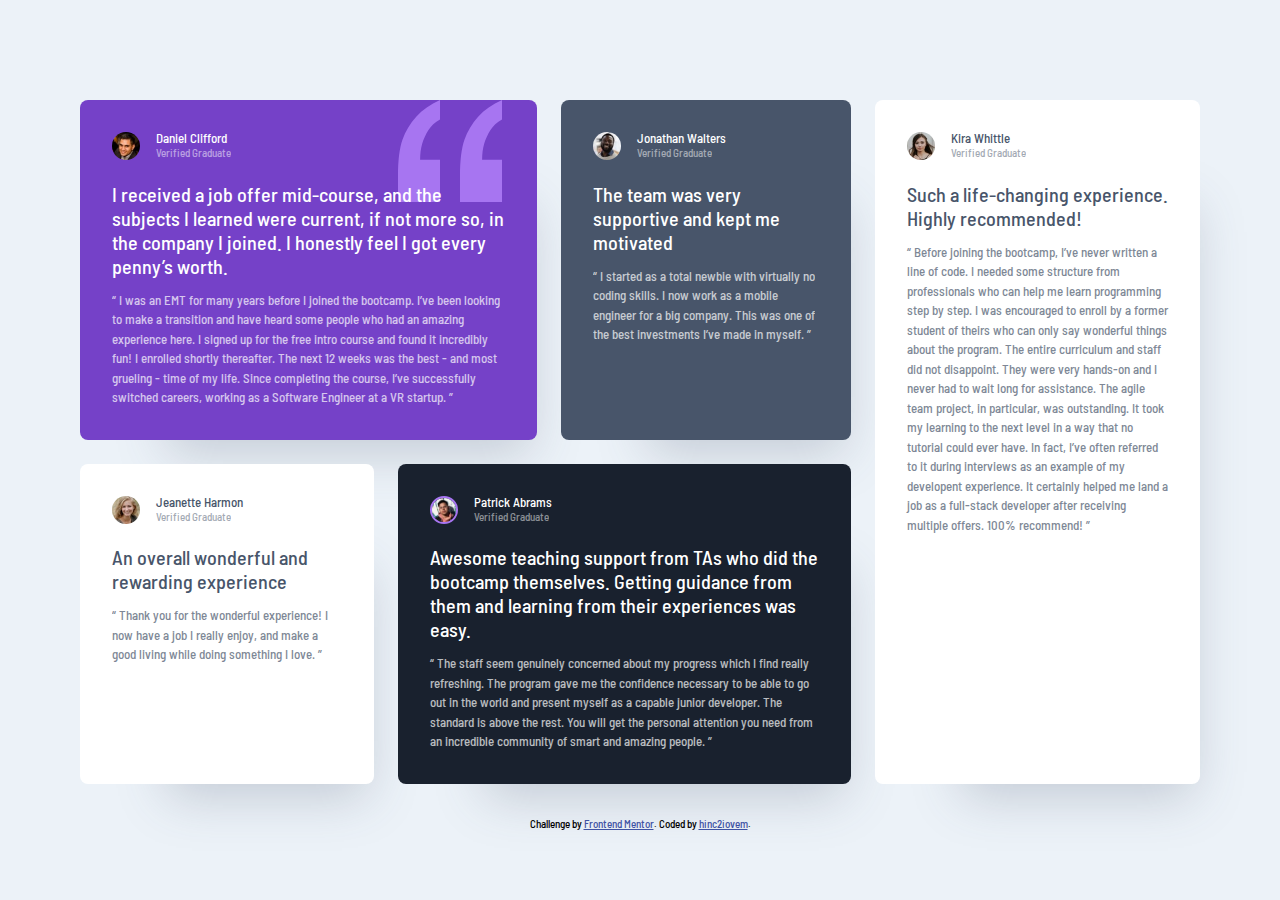
<file: testimonials-grid-section-main/index.html>
<!DOCTYPE html>
<html lang="en">
<head>
  <meta charset="UTF-8">
  <meta name="viewport" content="width=device-width, initial-scale=1.0"> <!-- displays site properly based on user's device -->

  <link rel="icon" type="image/png" sizes="32x32" href="./images/favicon-32x32.png">
  
  <title>Frontend Mentor | [Challenge Name Here]</title>

  <!-- Feel free to remove these styles or customise in your own stylesheet 👍 -->
  <style>
    .attribution { font-size: 11px; text-align: center; }
    .attribution a { color: hsl(228, 45%, 44%); }
  </style>
  <link rel="stylesheet" href="style.css">
</head>
<body>
  <main class="testimonial-grid">
    <article class="testimonial grid-col-span-2 flow bg-primary-400 quote text-neutral-100">
      <div class="flex">
        <div>
          <img  src="./images/image-daniel.jpg" alt="daniel clifford">
        </div>
        <div>
          <h2 class="name">Daniel Clifford</h2>
          <p class="position">Verified Graduate</p>
        </div>
      </div>
      <p>
        I received a job offer mid-course, and the subjects I learned were current, if not more so,
        in the company I joined. I honestly feel I got every penny’s worth.
      </p>
      <p>
        “ I was an EMT for many years before I joined the bootcamp. I’ve been looking to make a
        transition and have heard some people who had an amazing experience here. I signed up
        for the free intro course and found it incredibly fun! I enrolled shortly thereafter.
        The next 12 weeks was the best - and most grueling - time of my life. Since completing
        the course, I’ve successfully switched careers, working as a Software Engineer at a VR startup. ”
      </p>
    </article>
    <article class="testimonial flow bg-secondary-400 text-neutral-100">
      <div class="flex">
        <div>
          <img src="./images/image-jonathan.jpg" alt="Jonathan Walters">
        </div>
        <div>
          <h2 class="name">Jonathan Walters</h2>
          <p class="position">Verified Graduate</p>
        </div>
      </div>
      <p>
        The team was very supportive and kept me motivated
      </p>
      <p>
        “ I started as a total newbie with virtually no coding skills. I now work as a mobile engineer
        for a big company. This was one of the best investments I’ve made in myself. ”
      </p>
    </article>
    <article class="testimonial flow bg-neutral-100 text-secondary-400">
      <div class="flex">
        <div>
          <img src="./images/image-jeanette.jpg" alt="Jeanette Harmon">
        </div>
        <div>
          <h2 class="name">Jeanette Harmon</h2>
          <p class="position">Verified Graduate</p>
        </div>
      </div>
      <p>
        An overall wonderful and rewarding experience</p>
      <p>
        “ Thank you for the wonderful experience! I now have a job I really enjoy, and make a good living
        while doing something I love. ”
      </p>
    </article>
    <article class="testimonial grid-col-span-2 flow bg-secondary-500 text-neutral-100">
      <div class="flex">
        <div>
          <img class="border-primary-400" src="./images/image-patrick.jpg" alt="Patrick Abrams">
        </div>
        <div>
          <h2 class="name">Patrick Abrams</h2>
          <p class="position">Verified Graduate</p>
        </div>
      </div>
      <p>
        Awesome teaching support from TAs who did the bootcamp themselves. Getting guidance from them and
        learning from their experiences was easy.
      </p>
      <p>
        “ The staff seem genuinely concerned about my progress which I find really refreshing. The program
        gave me the confidence necessary to be able to go out in the world and present myself as a capable
        junior developer. The standard is above the rest. You will get the personal attention you need from
        an incredible community of smart and amazing people. ”
      </p>
    </article>
    <article class="testimonial flow bg-neutral-100 text-secondary-400">
      <div class="flex">
        <div>
          <img src="./images/image-kira.jpg" alt="Kira Whittle">
        </div>
        <div>
          <h2 class="name">Kira Whittle</h2>
          <p class="position">Verified Graduate</p>
        </div>
      </div>
      <p>
        Such a life-changing experience. Highly recommended!
      </p>
      <p>
        “ Before joining the bootcamp, I’ve never written a line of code. I needed some structure from
        professionals who can help me learn programming step by step. I was encouraged to enroll by a former
        student of theirs who can only say wonderful things about the program. The entire curriculum and staff
        did not disappoint. They were very hands-on and I never had to wait long for assistance. The agile team
        project, in particular, was outstanding. It took my learning to the next level in a way that no tutorial
        could ever have. In fact, I’ve often referred to it during interviews as an example of my developent
        experience. It certainly helped me land a job as a full-stack developer after receiving multiple offers.
        100% recommend! ”
      </p>
    </article>
  </main>
  

  <div class="attribution">
    Challenge by <a href="https://www.frontendmentor.io?ref=challenge" target="_blank">Frontend Mentor</a>. 
    Coded by <a href="#">hinc2iovem</a>.
  </div>
</body>
</html>
</file>
<file: testimonials-grid-section-main/style.css>
@import url('https://fonts.googleapis.com/css2?family=Barlow+Semi+Condensed:wght@500;600&family=Big+Shoulders+Display:wght@700&family=DM+Sans:wght@400;700&family=Fraunces:ital,opsz,wght@0,9..144,700;1,9..144,700&family=Inter:wght@400;700;800&family=Lexend+Deca:wght@400;500&family=Montserrat:wght@500;700&family=Oswald:wght@500&family=Outfit:wght@300;400;600&family=Overpass:wght@400;700&family=Poppins:ital,wght@0,100;0,200;0,300;0,400;0,600;0,700;1,100;1,200;1,300&family=Red+Hat+Display:wght@500;700;900&family=Rubik:ital,wght@1,500&display=swap');

:root {
    --clr-primary-400: 263 55% 52%;
    --clr-secondary-400: 217 19% 35%;
    --clr-secondary-500: 219 29% 14%;
    --clr-neutral-100: 0 0% 100%;
    --clr-neutral-200: 210 46% 95%;
    --clr-neutral-300: 0 0% 81%;
  
    --ff-primary: "Barlow Semi Condensed", sans-serif;
  
    --fw-400: 500;
    --fw-700: 600;
  
    --fs-300: 0.6875rem;
    --fs-400: 0.8125rem;
    --fs-500: 1.25rem;
  }
  
  /* Box sizing rules */
  *,
  *::before,
  *::after {
    box-sizing: border-box;
  }
  
  /* Remove default margin */
  body,
  h1,
  h2,
  h3,
  h4,
  p,
  figure,
  blockquote,
  dl,
  dd {
    margin: 0;
  }
  
  /* Remove list styles on ul, ol elements with a list role, which suggests default styling will be removed */
  ul[role="list"],
  ol[role="list"] {
    list-style: none;
  }
  
  /* Set core root defaults */
  html:focus-within {
    scroll-behavior: smooth;
  }
  
  /* Set core body defaults */
  body {
    min-height: 100vh;
    text-rendering: optimizeSpeed;
    line-height: 1.5;
  }
  
  /* A elements that don't have a class get default styles */
  a:not([class]) {
    text-decoration-skip-ink: auto;
  }
  
  /* Make images easier to work with */
  img,
  picture {
    max-width: 100%;
    display: block;
  }
  
  /* Inherit fonts for inputs and buttons */
  input,
  button,
  textarea,
  select {
    font: inherit;
  }
  
  /* Remove all animations, transitions and smooth scroll for people that prefer not to see them */
  @media (prefers-reduced-motion: reduce) {
    html:focus-within {
      scroll-behavior: auto;
    }
  
    *,
    *::before,
    *::after {
      animation-duration: 0.01ms !important;
      animation-iteration-count: 1 !important;
      transition-duration: 0.01ms !important;
      scroll-behavior: auto !important;
    }
  }
  
  body {
    display: grid;
    place-content: center;
    min-height: 100vh;
  
    font-family: var(--ff-primary);
    font-weight: var(--fw-400);
  
    background-color: hsl(var(--clr-neutral-200));
  }
  
  h1,
  h2,
  h3 {
    font-weight: var(--fw-700);
  }
  
  /* utilities */
  .flex {
    display: flex;
    gap: var(--gap, 1rem);
  }
  
  .flow > *:where(:not(:first-child)) {
    margin-top: var(--flow-spacer, 1em);
  }
  
  .bg-primary-400 {
    background: hsl(var(--clr-primary-400));
  }
  .bg-secondary-400 {
    background: hsl(var(--clr-secondary-400));
  }
  .bg-secondary-500 {
    background: hsl(var(--clr-secondary-500));
  }
  
  .bg-neutral-100 {
    background: hsl(var(--clr-neutral-100));
  }
  
  .text-neutral-100 {
    color: hsl(var(--clr-neutral-100));
  }
  .text-secondary-400 {
    color: hsl(var(--clr-secondary-400));
  }
  .border-primary-400 {
    border: 2px solid #a775f1;
  }
  
  /* components */
  .testimonial-grid {
    padding-block: 2rem;
    width: min(95%, 70rem);
    margin-inline: auto;
  }

  .testimonial-grid {
    display: grid;
    gap: 1.5rem;
    grid-template-areas: 
    'one'
    'two'
    'three'
    'four'
    'five';
  }

   .testimonial:nth-child(1){
    grid-area: one;
   }
   .testimonial:nth-child(2){
    grid-area: two;
   }
   .testimonial:nth-child(3){
    grid-area: three;
   }
   .testimonial:nth-child(4){
    grid-area: four;
   }
   .testimonial:nth-child(5){
    grid-area: five;
   }
   

  @media (min-width: 50em) {
    .testimonial-grid{
        grid-template-areas: 
        'one one two five'
        'three four four five';
    }
  }

  
  .testimonial {
    font-size: var(--fs-400);
    padding: 2rem;
    border-radius: 0.5rem;
    box-shadow: 2.5rem 3.75rem 3rem -3rem hsl(var(--clr-secondary-400) / 0.25);
  }
  
  .testimonial.quote {
    background-image: url("./images/bg-pattern-quotation.svg");
    background-repeat: no-repeat;
    background-position: top right 10%;
  }
  
  .testimonial img {
    width: 1.75rem;
    aspect-ratio: 1;
    border-radius: 50%;
  }
  
  .testimonial .name {
    font-size: var(--fs-400);
    font-weight: var(--fw-400);
    line-height: 1;
  }
  
  .testimonial .position {
    font-size: var(--fs-300);
    opacity: 0.5;
  }
  
  .testimonial > p:first-of-type {
    font-size: var(--fs-500);
    line-height: 1.2;
  }
  
  .testimonial > p:last-of-type {
    opacity: 0.7;
  }
</file>
